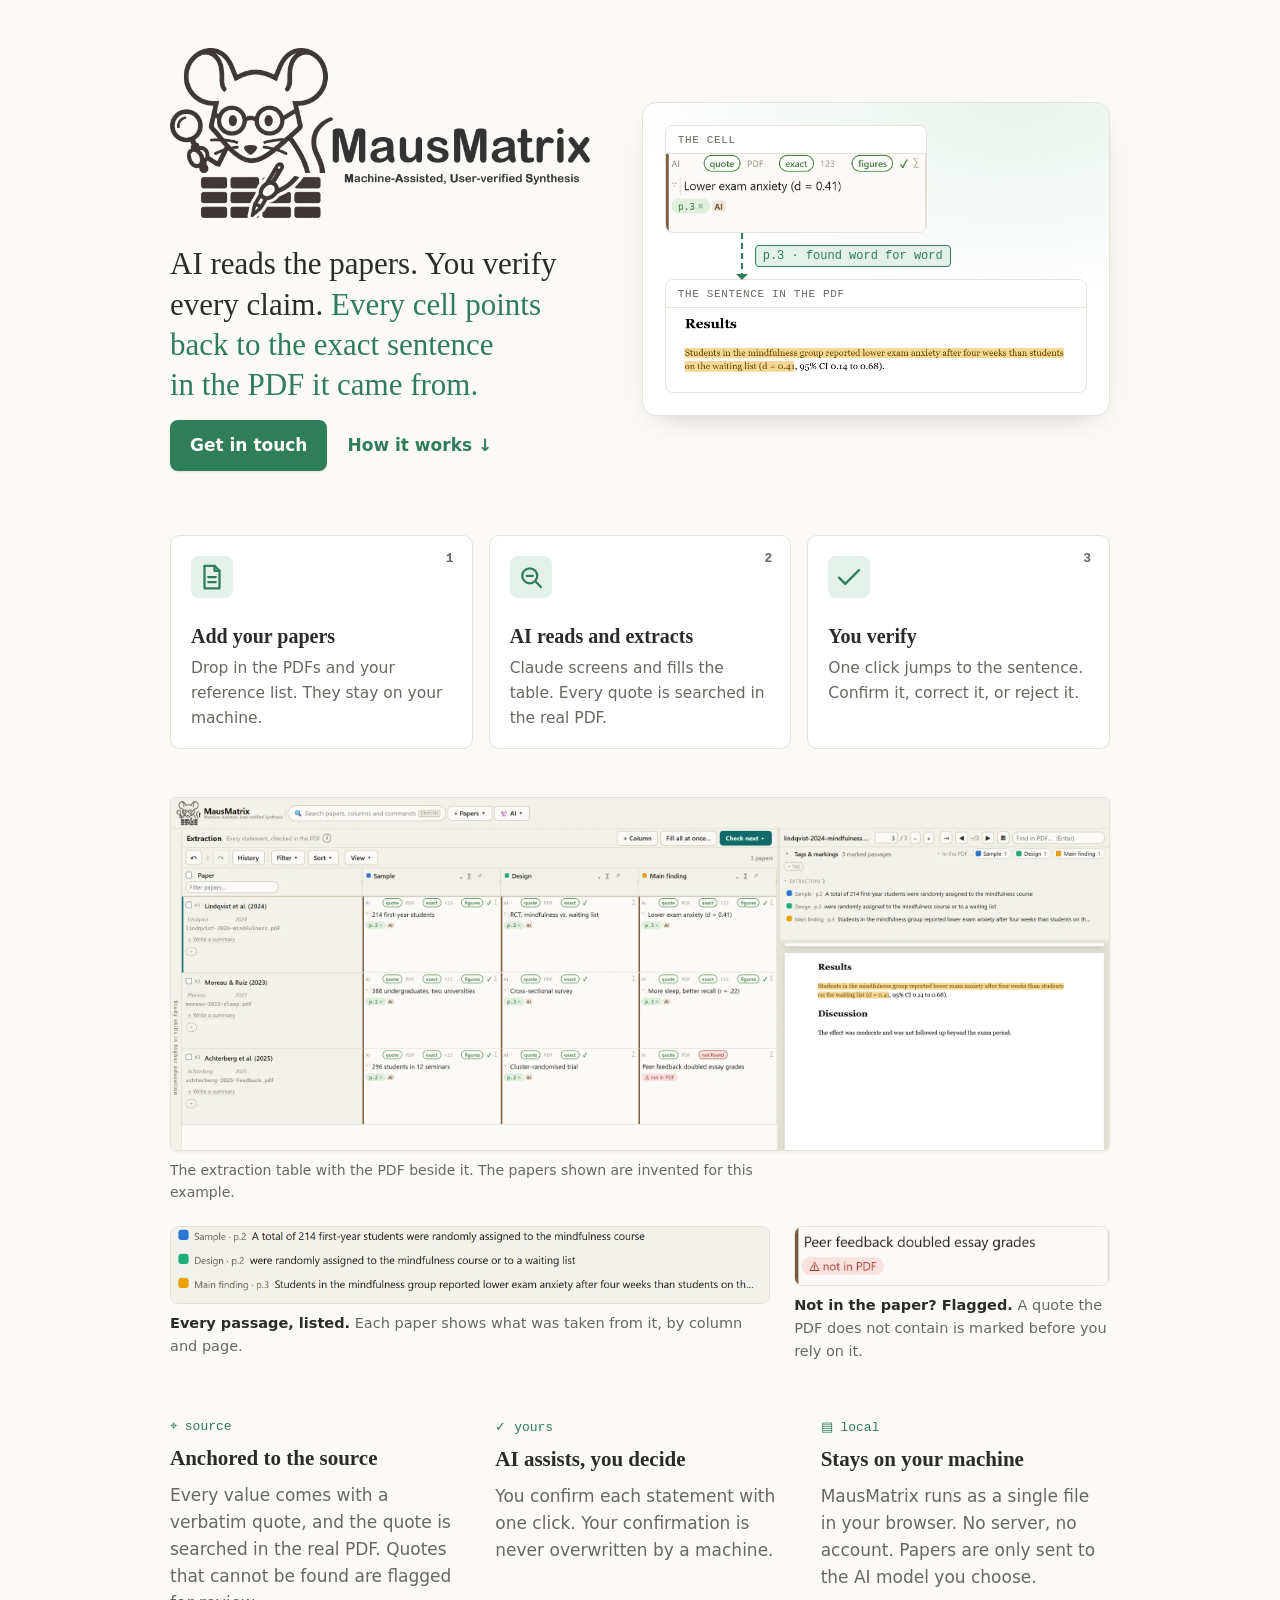
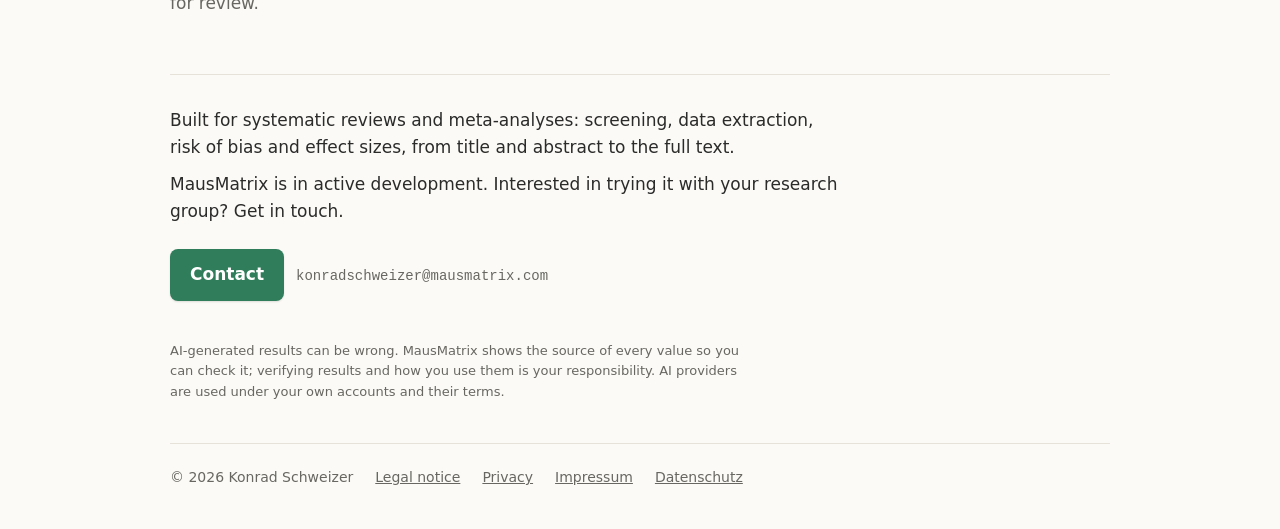
<file: index.html>
<!doctype html>
<html lang="en">
<head>
<meta charset="utf-8">
<meta name="viewport" content="width=device-width, initial-scale=1">
<title>MausMatrix</title>
<meta name="description" content="MausMatrix: Machine-Assisted, User-Verified Syntheses. AI reads the papers, you verify every claim, and every cell points back to the sentence in the PDF it came from.">
<link rel="icon" type="image/png" href="favicon.png">
<link rel="stylesheet" href="style.css">
</head>
<body>
<div class="wrap">
  <section class="hero">
    <div class="hero-text">
      <img class="logo" src="logo.png" width="1400" height="568" alt="MausMatrix: Machine-Assisted, User-Verified Syntheses">
      <p class="lead">AI reads the papers. You verify every claim. <em>Every cell points back to the exact sentence in the PDF it came from.</em></p>
      <div class="cta"><a class="contact" href="mailto:konradschweizer@mausmatrix.com">Get in touch</a><a class="more" href="#how">How it works</a></div>
    </div>

    <figure class="trace" aria-label="A table cell and the sentence it came from">
      <div class="tcard">
        <span class="tlabel">The cell</span>
        <picture><source srcset="d-cellh-dark.webp" media="(prefers-color-scheme: dark)"><img src="d-cellh-light.webp" width="849" height="252" alt="A table cell reading: Lower exam anxiety (d = 0.41), with the chips quote, exact and figures ticked and a page chip p.3."></picture>
      </div>
      <div class="link" aria-hidden="true"><span>p.3 · found word for word</span></div>
      <div class="tcard page">
        <span class="tlabel">The sentence in the PDF</span>
        <picture><source srcset="d-pdf-dark.webp" media="(prefers-color-scheme: dark)"><img src="d-pdf-light.webp" width="1560" height="258" alt="The PDF page with the sentence highlighted: Students in the mindfulness group reported lower exam anxiety after four weeks than students on the waiting list (d = 0.41, 95% CI 0.14 to 0.68)."></picture>
      </div>
    </figure>
  </section>

  <main>
    <section class="steps" id="how" aria-label="How it works">
      <div class="step">
        <span class="num">1</span>
        <svg viewBox="0 0 24 24" aria-hidden="true"><path d="M6 3h8l4 4v14H6z"/><path d="M14 3v4h4"/><path d="M9 12h6M9 16h6"/></svg>
        <h2>Add your papers</h2>
        <p>Drop in the PDFs and your reference list. They stay on your machine.</p>
      </div>
      <div class="step">
        <span class="num">2</span>
        <svg viewBox="0 0 24 24" aria-hidden="true"><circle cx="11" cy="11" r="6"/><path d="M20 20l-4.5-4.5"/><path d="M8.5 11h5"/></svg>
        <h2>AI reads and extracts</h2>
        <p>Claude screens and fills the table. Every quote is searched in the real PDF.</p>
      </div>
      <div class="step">
        <span class="num">3</span>
        <svg viewBox="0 0 24 24" aria-hidden="true"><path d="M4 12.5l5 5L20 6.5"/></svg>
        <h2>You verify</h2>
        <p>One click jumps to the sentence. Confirm it, correct it, or reject it.</p>
      </div>
    </section>

    <figure class="shot">
      <a href="screenshot-light.webp" title="Open full size"><picture>
        <source srcset="screenshot-dark.webp" media="(prefers-color-scheme: dark)">
        <img src="screenshot-light.webp" width="2400" height="900" loading="lazy" alt="The MausMatrix extraction table: three papers, columns Sample, Design and Main finding. Each cell has a page chip linking to the sentence it came from; the PDF beside it shows that sentence highlighted. One cell is flagged: its quote is not in the PDF.">
      </picture></a>
      <figcaption>The extraction table with the PDF beside it. The papers shown are invented for this example.</figcaption>
    </figure>

    <section class="details" aria-label="Details">
      <figure>
        <picture><source srcset="d-list-dark.webp" media="(prefers-color-scheme: dark)"><img src="d-list-light.webp" width="1938" height="246" loading="lazy" alt="The marked passages of one paper, each with its column and page: Sample p.2, Design p.2, Main finding p.3."></picture>
        <figcaption><b>Every passage, listed.</b> Each paper shows what was taken from it, by column and page.</figcaption>
      </figure>
      <figure>
        <picture><source srcset="d-flag-dark.webp" media="(prefers-color-scheme: dark)"><img src="d-flag-light.webp" width="849" height="156" loading="lazy" alt="A cell flagged: not in PDF."></picture>
        <figcaption><b>Not in the paper? Flagged.</b> A quote the PDF does not contain is marked before you rely on it.</figcaption>
      </figure>
    </section>

    <section class="points">
      <div>
        <span class="mark">⌖ source</span>
        <h2>Anchored to the source</h2>
        <p>Every value comes with a verbatim quote, and the quote is searched in the real PDF. Quotes that cannot be found are flagged for review.</p>
      </div>
      <div>
        <span class="mark">✓ yours</span>
        <h2>AI assists, you decide</h2>
        <p>You confirm each statement with one click. Your confirmation is never overwritten by a machine.</p>
      </div>
      <div>
        <span class="mark">▤ local</span>
        <h2>Stays on your machine</h2>
        <p>MausMatrix runs as a single file in your browser. No server, no account. Papers are only sent to the AI model you choose.</p>
      </div>
    </section>

    <section class="for">
      <p>Built for systematic reviews and meta-analyses: screening, data extraction, risk of bias and effect sizes, from title and abstract to the full text.</p>
      <p>MausMatrix is in active development. Interested in trying it with your research group? Get in touch.</p>
      <div><a class="contact" href="mailto:konradschweizer@mausmatrix.com">Contact</a><span class="mail">konradschweizer@mausmatrix.com</span></div>
    </section>

    <p class="fine">AI-generated results can be wrong. MausMatrix shows the source of every value so you can check it; verifying results and how you use them is your responsibility. AI providers are used under your own accounts and their terms.</p>
  </main>

  <footer>
    <span>© 2026 Konrad Schweizer</span>
    <a href="legal-notice.html">Legal notice</a>
    <a href="privacy.html">Privacy</a>
    <a href="impressum.html" lang="de">Impressum</a>
    <a href="datenschutz.html" lang="de">Datenschutz</a>
  </footer>
</div>
</body>
</html>
</file>
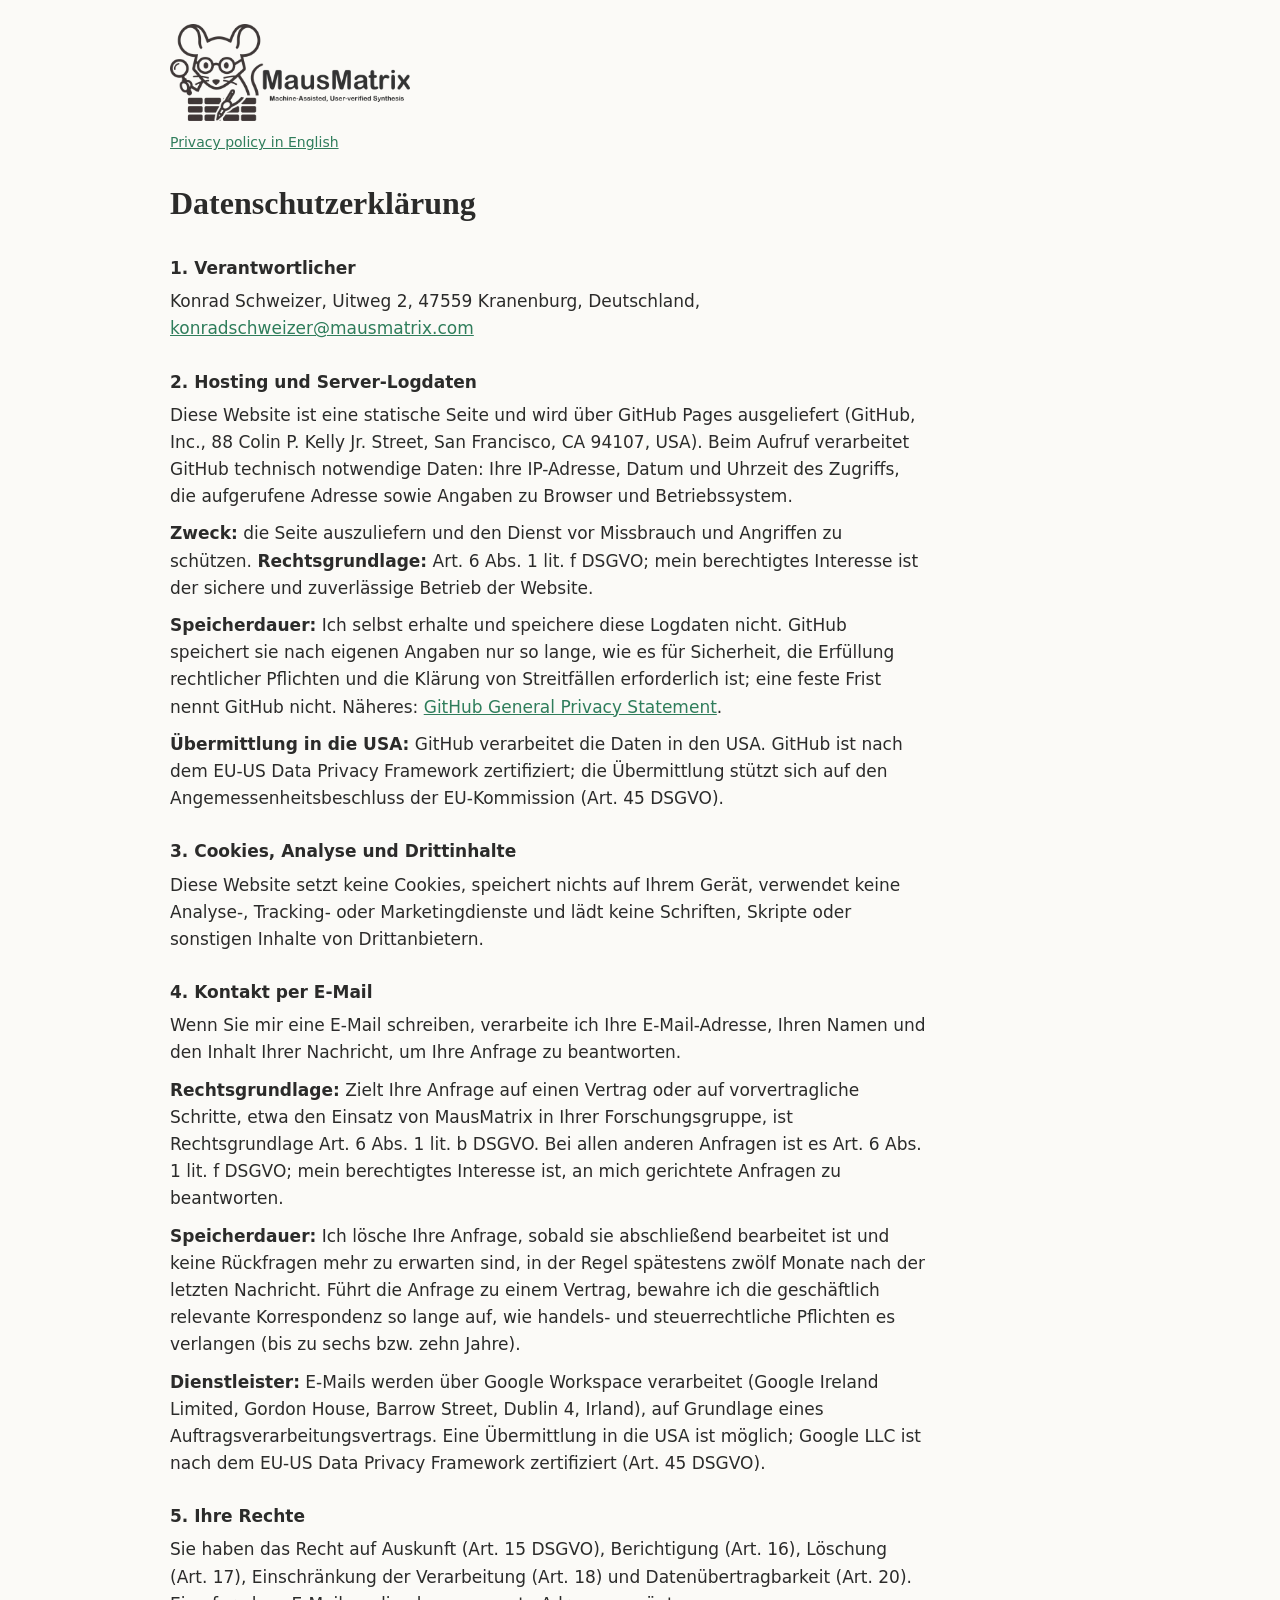
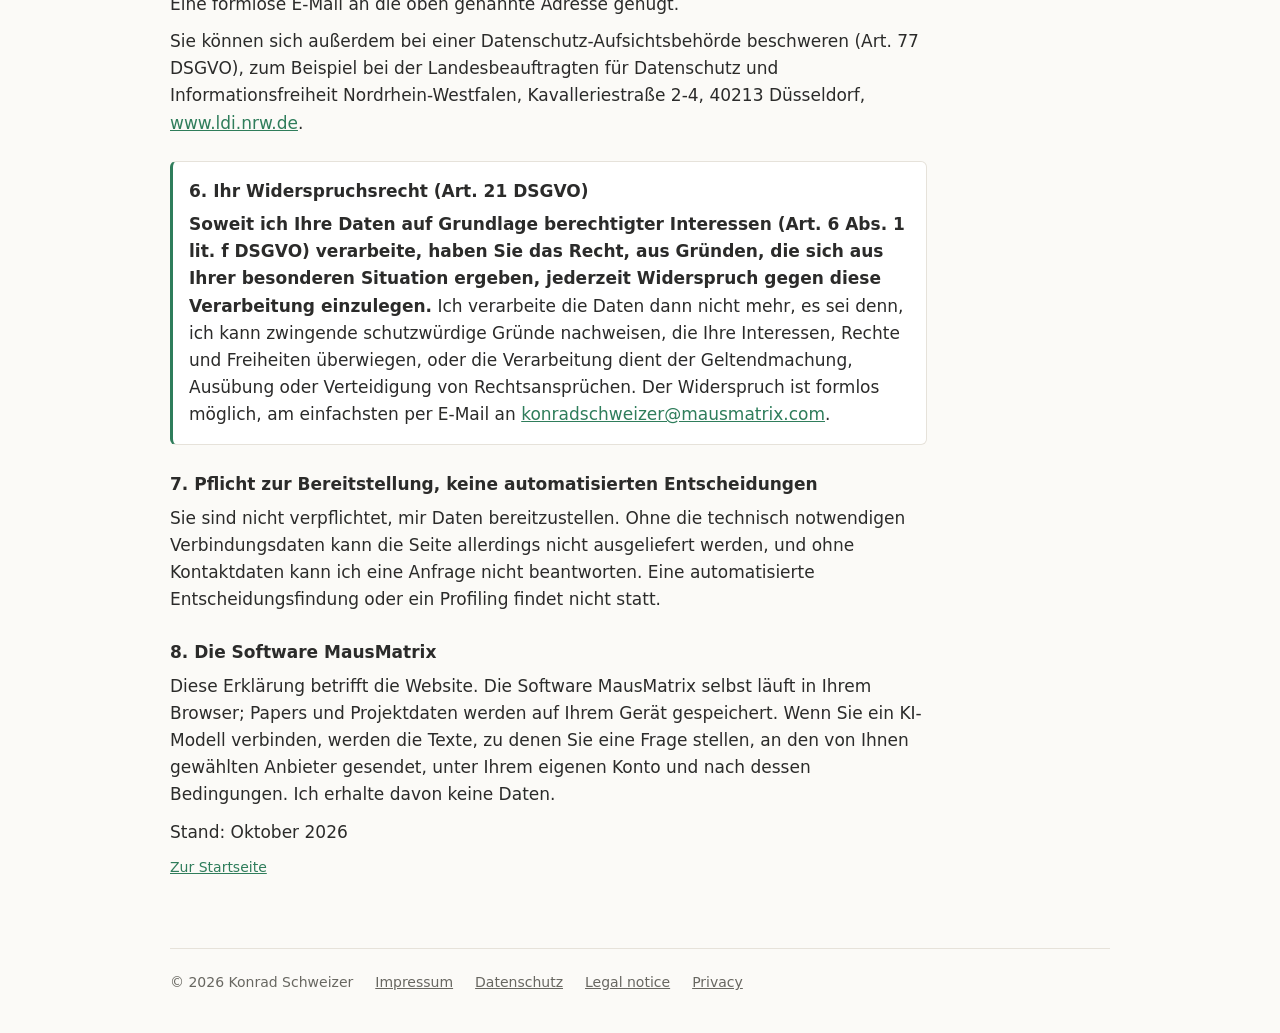
<file: datenschutz.html>
<!doctype html>
<html lang="de">
<head>
<meta charset="utf-8">
<meta name="viewport" content="width=device-width, initial-scale=1">
<title>Datenschutz · MausMatrix</title>
<link rel="icon" type="image/png" href="favicon.png">
<link rel="stylesheet" href="style.css">
</head>
<body>
<div class="wrap">
  <header class="site small"><a href="./"><img src="logo.png" width="1400" height="568" alt="MausMatrix, zur Startseite"></a></header>
  <main class="legal">
    <p class="lang" lang="en"><a href="privacy.html">Privacy policy in English</a></p>
    <h1>Datenschutzerklärung</h1>

    <h2>1. Verantwortlicher</h2>
    <p>Konrad Schweizer, Uitweg 2, 47559 Kranenburg, Deutschland, <a href="mailto:konradschweizer@mausmatrix.com">konradschweizer@mausmatrix.com</a></p>

    <h2>2. Hosting und Server-Logdaten</h2>
    <p>Diese Website ist eine statische Seite und wird über GitHub Pages ausgeliefert (GitHub, Inc., 88 Colin P. Kelly Jr. Street, San Francisco, CA 94107, USA). Beim Aufruf verarbeitet GitHub technisch notwendige Daten: Ihre IP-Adresse, Datum und Uhrzeit des Zugriffs, die aufgerufene Adresse sowie Angaben zu Browser und Betriebssystem.</p>
    <p><strong>Zweck:</strong> die Seite auszuliefern und den Dienst vor Missbrauch und Angriffen zu schützen. <strong>Rechtsgrundlage:</strong> Art. 6 Abs. 1 lit. f DSGVO; mein berechtigtes Interesse ist der sichere und zuverlässige Betrieb der Website.</p>
    <p><strong>Speicherdauer:</strong> Ich selbst erhalte und speichere diese Logdaten nicht. GitHub speichert sie nach eigenen Angaben nur so lange, wie es für Sicherheit, die Erfüllung rechtlicher Pflichten und die Klärung von Streitfällen erforderlich ist; eine feste Frist nennt GitHub nicht. Näheres: <a href="https://docs.github.com/en/site-policy/privacy-policies/github-general-privacy-statement">GitHub General Privacy Statement</a>.</p>
    <p><strong>Übermittlung in die USA:</strong> GitHub verarbeitet die Daten in den USA. GitHub ist nach dem EU-US Data Privacy Framework zertifiziert; die Übermittlung stützt sich auf den Angemessenheitsbeschluss der EU-Kommission (Art. 45 DSGVO).</p>

    <h2>3. Cookies, Analyse und Drittinhalte</h2>
    <p>Diese Website setzt keine Cookies, speichert nichts auf Ihrem Gerät, verwendet keine Analyse-, Tracking- oder Marketingdienste und lädt keine Schriften, Skripte oder sonstigen Inhalte von Drittanbietern.</p>

    <h2>4. Kontakt per E-Mail</h2>
    <p>Wenn Sie mir eine E-Mail schreiben, verarbeite ich Ihre E-Mail-Adresse, Ihren Namen und den Inhalt Ihrer Nachricht, um Ihre Anfrage zu beantworten.</p>
    <p><strong>Rechtsgrundlage:</strong> Zielt Ihre Anfrage auf einen Vertrag oder auf vorvertragliche Schritte, etwa den Einsatz von MausMatrix in Ihrer Forschungsgruppe, ist Rechtsgrundlage Art. 6 Abs. 1 lit. b DSGVO. Bei allen anderen Anfragen ist es Art. 6 Abs. 1 lit. f DSGVO; mein berechtigtes Interesse ist, an mich gerichtete Anfragen zu beantworten.</p>
    <p><strong>Speicherdauer:</strong> Ich lösche Ihre Anfrage, sobald sie abschließend bearbeitet ist und keine Rückfragen mehr zu erwarten sind, in der Regel spätestens zwölf Monate nach der letzten Nachricht. Führt die Anfrage zu einem Vertrag, bewahre ich die geschäftlich relevante Korrespondenz so lange auf, wie handels- und steuerrechtliche Pflichten es verlangen (bis zu sechs bzw. zehn Jahre).</p>
    <p><strong>Dienstleister:</strong> E-Mails werden über Google Workspace verarbeitet (Google Ireland Limited, Gordon House, Barrow Street, Dublin 4, Irland), auf Grundlage eines Auftragsverarbeitungsvertrags. Eine Übermittlung in die USA ist möglich; Google LLC ist nach dem EU-US Data Privacy Framework zertifiziert (Art. 45 DSGVO).</p>

    <h2>5. Ihre Rechte</h2>
    <p>Sie haben das Recht auf Auskunft (Art. 15 DSGVO), Berichtigung (Art. 16), Löschung (Art. 17), Einschränkung der Verarbeitung (Art. 18) und Datenübertragbarkeit (Art. 20). Eine formlose E-Mail an die oben genannte Adresse genügt.</p>
    <p>Sie können sich außerdem bei einer Datenschutz-Aufsichtsbehörde beschweren (Art. 77 DSGVO), zum Beispiel bei der Landesbeauftragten für Datenschutz und Informationsfreiheit Nordrhein-Westfalen, Kavalleriestraße 2-4, 40213 Düsseldorf, <a href="https://www.ldi.nrw.de">www.ldi.nrw.de</a>.</p>

    <div class="notice">
      <h2>6. Ihr Widerspruchsrecht (Art. 21 DSGVO)</h2>
      <p><strong>Soweit ich Ihre Daten auf Grundlage berechtigter Interessen (Art. 6 Abs. 1 lit. f DSGVO) verarbeite, haben Sie das Recht, aus Gründen, die sich aus Ihrer besonderen Situation ergeben, jederzeit Widerspruch gegen diese Verarbeitung einzulegen.</strong> Ich verarbeite die Daten dann nicht mehr, es sei denn, ich kann zwingende schutzwürdige Gründe nachweisen, die Ihre Interessen, Rechte und Freiheiten überwiegen, oder die Verarbeitung dient der Geltendmachung, Ausübung oder Verteidigung von Rechtsansprüchen. Der Widerspruch ist formlos möglich, am einfachsten per E-Mail an <a href="mailto:konradschweizer@mausmatrix.com">konradschweizer@mausmatrix.com</a>.</p>
    </div>

    <h2>7. Pflicht zur Bereitstellung, keine automatisierten Entscheidungen</h2>
    <p>Sie sind nicht verpflichtet, mir Daten bereitzustellen. Ohne die technisch notwendigen Verbindungsdaten kann die Seite allerdings nicht ausgeliefert werden, und ohne Kontaktdaten kann ich eine Anfrage nicht beantworten. Eine automatisierte Entscheidungsfindung oder ein Profiling findet nicht statt.</p>

    <h2>8. Die Software MausMatrix</h2>
    <p>Diese Erklärung betrifft die Website. Die Software MausMatrix selbst läuft in Ihrem Browser; Papers und Projektdaten werden auf Ihrem Gerät gespeichert. Wenn Sie ein KI-Modell verbinden, werden die Texte, zu denen Sie eine Frage stellen, an den von Ihnen gewählten Anbieter gesendet, unter Ihrem eigenen Konto und nach dessen Bedingungen. Ich erhalte davon keine Daten.</p>

    <p>Stand: Oktober 2026</p>
    <p class="back"><a href="./">Zur Startseite</a></p>
  </main>
  <footer><span>© 2026 Konrad Schweizer</span><a href="impressum.html">Impressum</a><a href="datenschutz.html">Datenschutz</a><a href="legal-notice.html" lang="en">Legal notice</a><a href="privacy.html" lang="en">Privacy</a></footer>
</div>
</body>
</html>
</file>
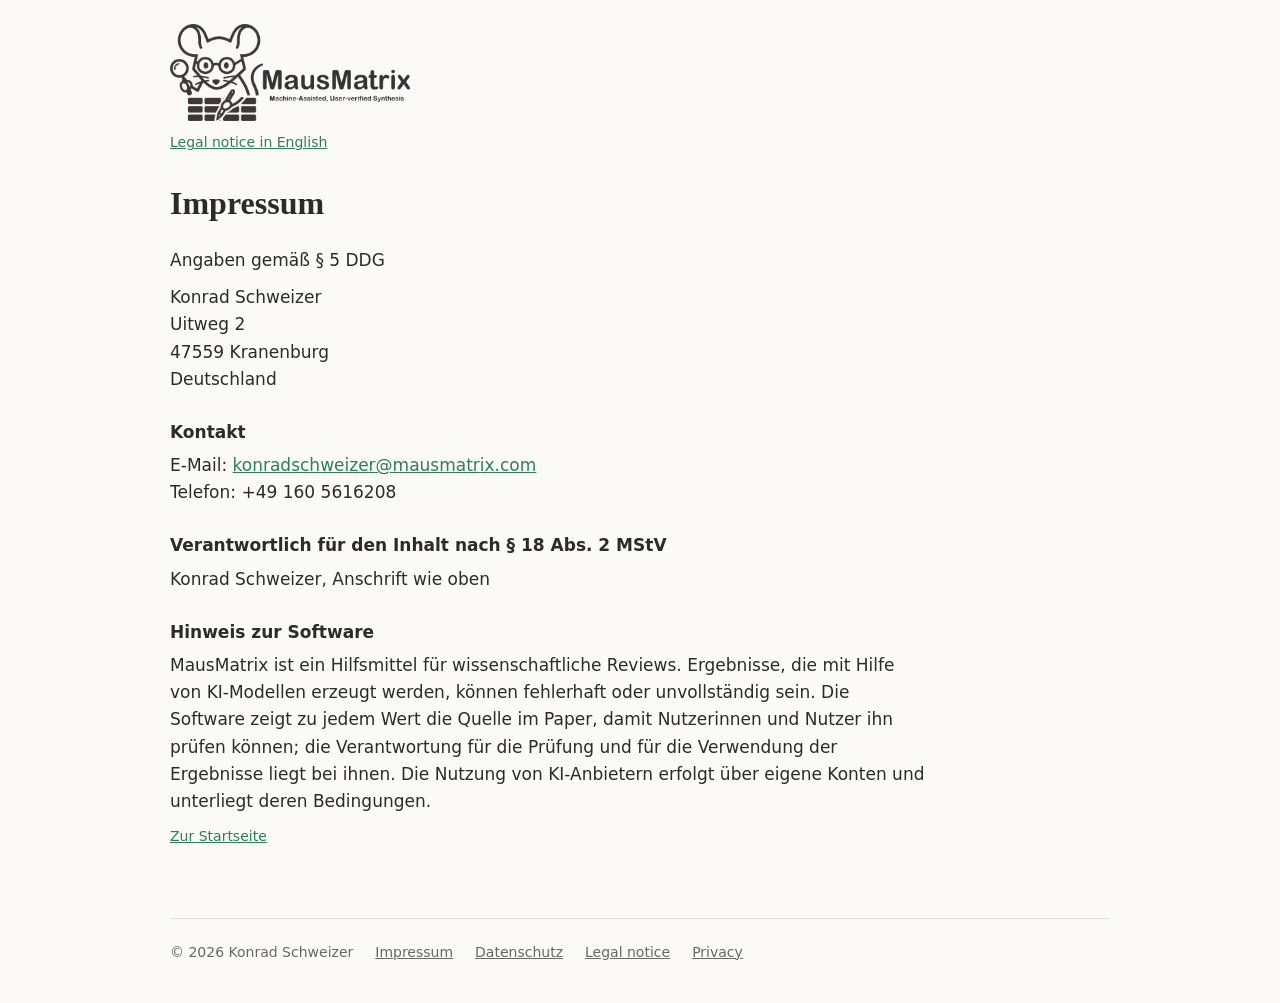
<file: impressum.html>
<!doctype html>
<html lang="de">
<head>
<meta charset="utf-8">
<meta name="viewport" content="width=device-width, initial-scale=1">
<title>Impressum · MausMatrix</title>
<link rel="icon" type="image/png" href="favicon.png">
<link rel="stylesheet" href="style.css">
</head>
<body>
<div class="wrap">
  <header class="site small"><a href="./"><img src="logo.png" width="1400" height="568" alt="MausMatrix, zur Startseite"></a></header>
  <main class="legal">
    <p class="lang" lang="en"><a href="legal-notice.html">Legal notice in English</a></p>
    <h1>Impressum</h1>
    <p>Angaben gemäß § 5 DDG</p>
    <p>Konrad Schweizer<br>Uitweg 2<br>47559 Kranenburg<br>Deutschland</p>

    <h2>Kontakt</h2>
    <p>E-Mail: <a href="mailto:konradschweizer@mausmatrix.com">konradschweizer@mausmatrix.com</a><br>Telefon: +49 160 5616208</p>

    <h2>Verantwortlich für den Inhalt nach § 18 Abs. 2 MStV</h2>
    <p>Konrad Schweizer, Anschrift wie oben</p>

    <h2>Hinweis zur Software</h2>
    <p>MausMatrix ist ein Hilfsmittel für wissenschaftliche Reviews. Ergebnisse, die mit Hilfe von KI-Modellen erzeugt werden, können fehlerhaft oder unvollständig sein. Die Software zeigt zu jedem Wert die Quelle im Paper, damit Nutzerinnen und Nutzer ihn prüfen können; die Verantwortung für die Prüfung und für die Verwendung der Ergebnisse liegt bei ihnen. Die Nutzung von KI-Anbietern erfolgt über eigene Konten und unterliegt deren Bedingungen.</p>
    <p class="back"><a href="./">Zur Startseite</a></p>
  </main>
  <footer><span>© 2026 Konrad Schweizer</span><a href="impressum.html">Impressum</a><a href="datenschutz.html">Datenschutz</a><a href="legal-notice.html" lang="en">Legal notice</a><a href="privacy.html" lang="en">Privacy</a></footer>
</div>
</body>
</html>
</file>
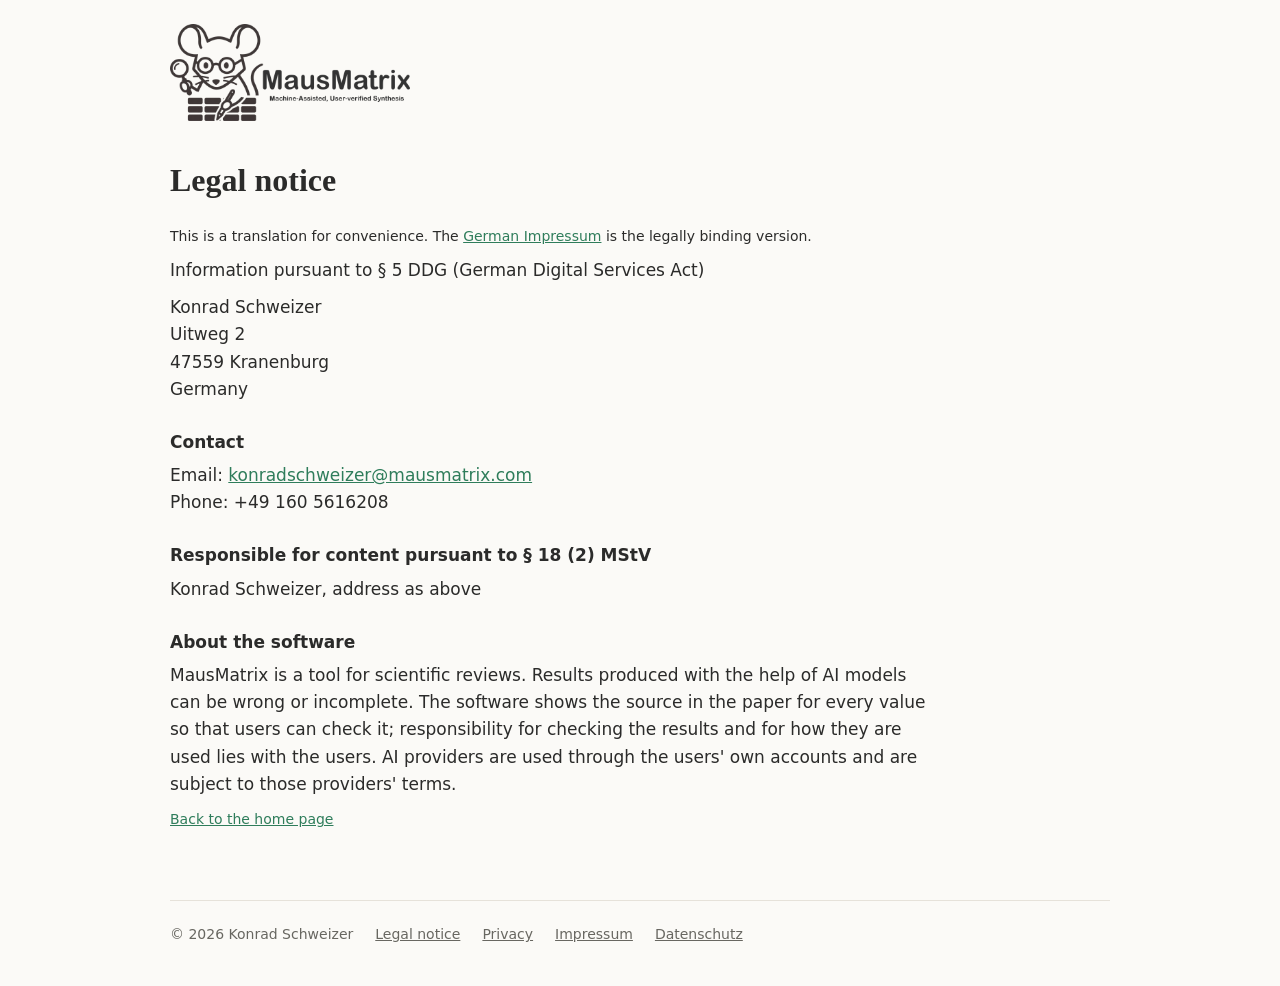
<file: legal-notice.html>
<!doctype html>
<html lang="en">
<head>
<meta charset="utf-8">
<meta name="viewport" content="width=device-width, initial-scale=1">
<title>Legal notice · MausMatrix</title>
<link rel="icon" type="image/png" href="favicon.png">
<link rel="stylesheet" href="style.css">
</head>
<body>
<div class="wrap">
  <header class="site small"><a href="./"><img src="logo.png" width="1400" height="568" alt="MausMatrix, to the home page"></a></header>
  <main class="legal">
    <h1>Legal notice</h1>
    <p class="lang">This is a translation for convenience. The <a href="impressum.html" lang="de">German Impressum</a> is the legally binding version.</p>
    <p>Information pursuant to § 5 DDG (German Digital Services Act)</p>
    <p>Konrad Schweizer<br>Uitweg 2<br>47559 Kranenburg<br>Germany</p>

    <h2>Contact</h2>
    <p>Email: <a href="mailto:konradschweizer@mausmatrix.com">konradschweizer@mausmatrix.com</a><br>Phone: +49 160 5616208</p>

    <h2>Responsible for content pursuant to § 18 (2) MStV</h2>
    <p>Konrad Schweizer, address as above</p>

    <h2>About the software</h2>
    <p>MausMatrix is a tool for scientific reviews. Results produced with the help of AI models can be wrong or incomplete. The software shows the source in the paper for every value so that users can check it; responsibility for checking the results and for how they are used lies with the users. AI providers are used through the users' own accounts and are subject to those providers' terms.</p>
    <p class="back"><a href="./">Back to the home page</a></p>
  </main>
  <footer><span>© 2026 Konrad Schweizer</span><a href="legal-notice.html">Legal notice</a><a href="privacy.html">Privacy</a><a href="impressum.html" lang="de">Impressum</a><a href="datenschutz.html" lang="de">Datenschutz</a></footer>
</div>
</body>
</html>
</file>
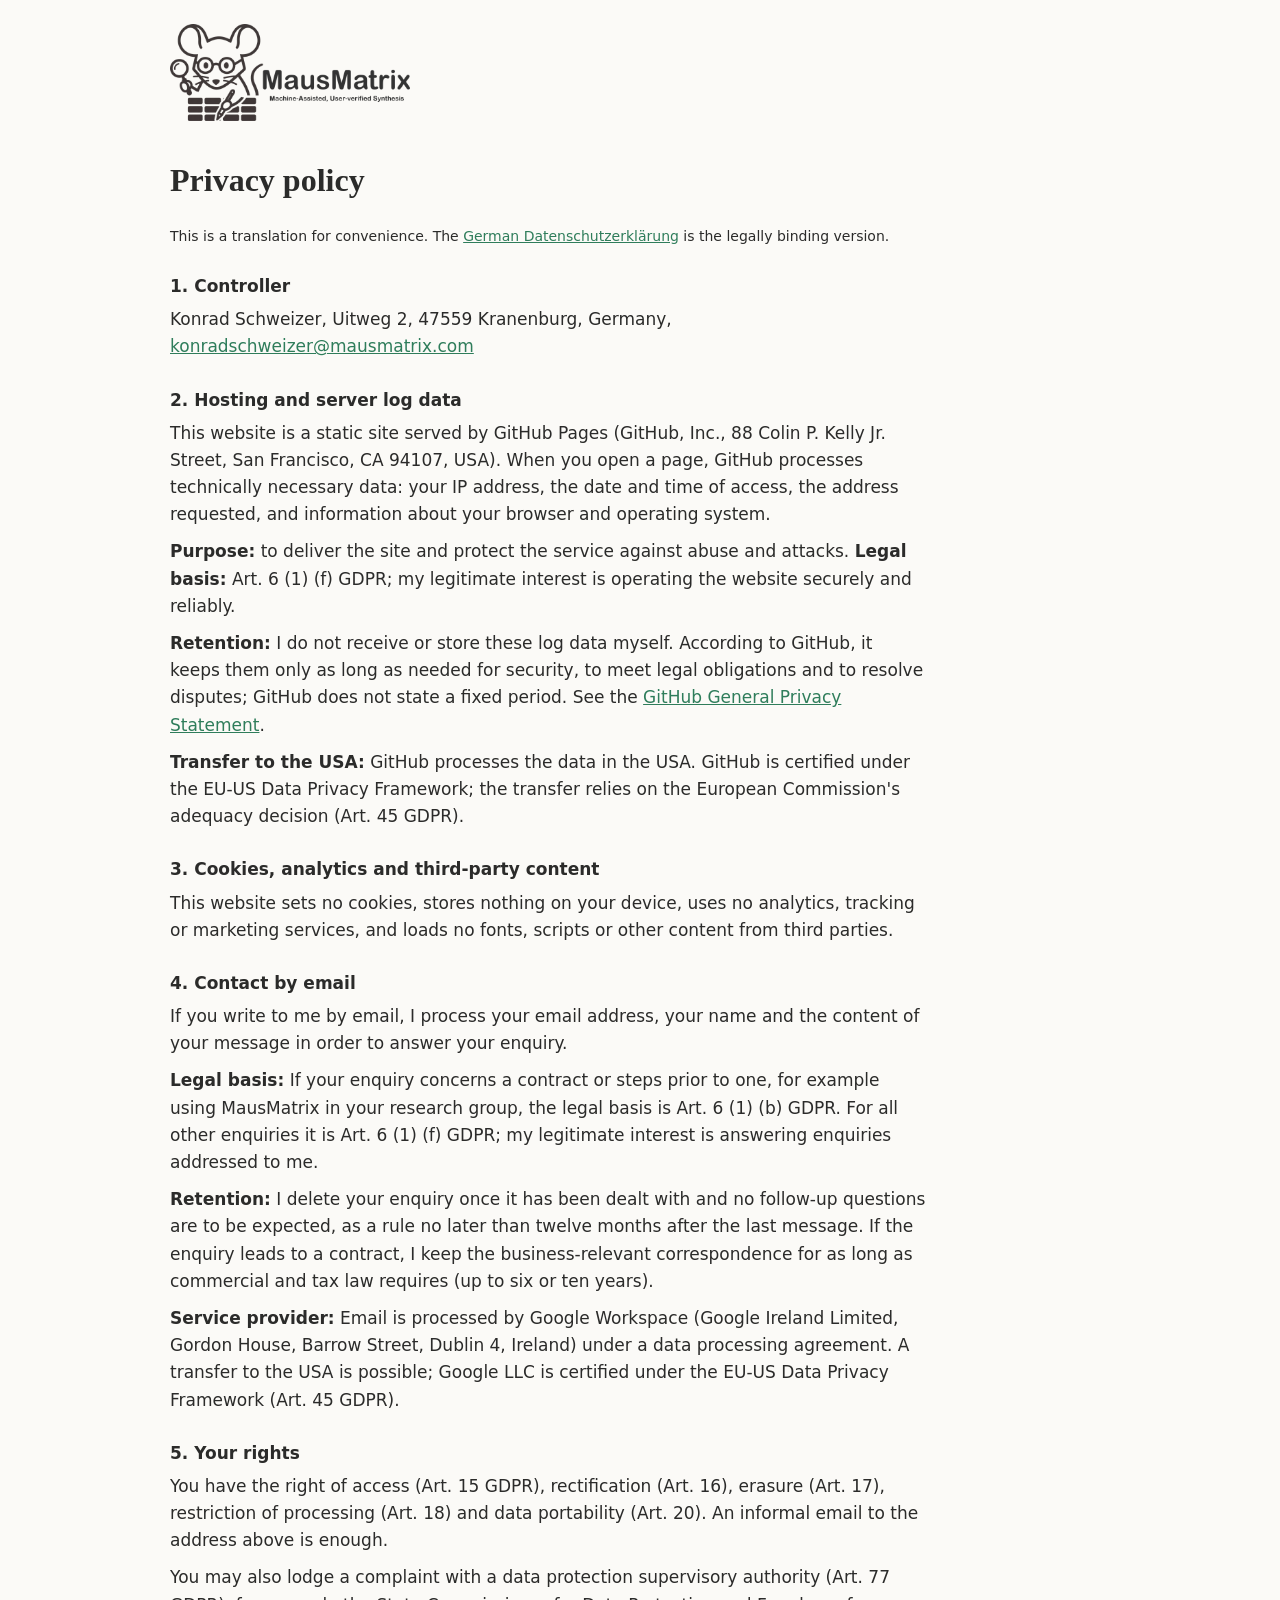
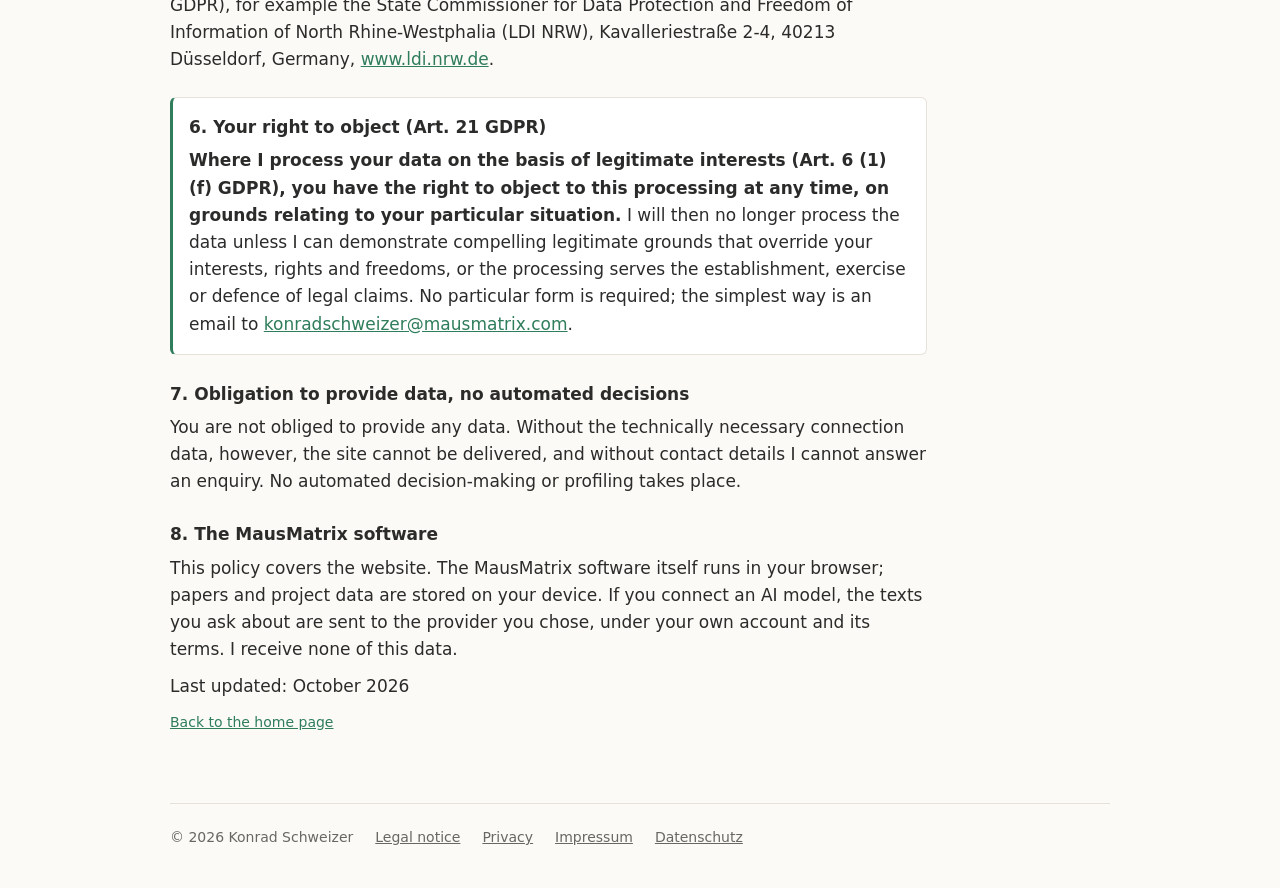
<file: privacy.html>
<!doctype html>
<html lang="en">
<head>
<meta charset="utf-8">
<meta name="viewport" content="width=device-width, initial-scale=1">
<title>Privacy · MausMatrix</title>
<link rel="icon" type="image/png" href="favicon.png">
<link rel="stylesheet" href="style.css">
</head>
<body>
<div class="wrap">
  <header class="site small"><a href="./"><img src="logo.png" width="1400" height="568" alt="MausMatrix, to the home page"></a></header>
  <main class="legal">
    <h1>Privacy policy</h1>
    <p class="lang">This is a translation for convenience. The <a href="datenschutz.html" lang="de">German Datenschutzerklärung</a> is the legally binding version.</p>

    <h2>1. Controller</h2>
    <p>Konrad Schweizer, Uitweg 2, 47559 Kranenburg, Germany, <a href="mailto:konradschweizer@mausmatrix.com">konradschweizer@mausmatrix.com</a></p>

    <h2>2. Hosting and server log data</h2>
    <p>This website is a static site served by GitHub Pages (GitHub, Inc., 88 Colin P. Kelly Jr. Street, San Francisco, CA 94107, USA). When you open a page, GitHub processes technically necessary data: your IP address, the date and time of access, the address requested, and information about your browser and operating system.</p>
    <p><strong>Purpose:</strong> to deliver the site and protect the service against abuse and attacks. <strong>Legal basis:</strong> Art. 6 (1) (f) GDPR; my legitimate interest is operating the website securely and reliably.</p>
    <p><strong>Retention:</strong> I do not receive or store these log data myself. According to GitHub, it keeps them only as long as needed for security, to meet legal obligations and to resolve disputes; GitHub does not state a fixed period. See the <a href="https://docs.github.com/en/site-policy/privacy-policies/github-general-privacy-statement">GitHub General Privacy Statement</a>.</p>
    <p><strong>Transfer to the USA:</strong> GitHub processes the data in the USA. GitHub is certified under the EU-US Data Privacy Framework; the transfer relies on the European Commission's adequacy decision (Art. 45 GDPR).</p>

    <h2>3. Cookies, analytics and third-party content</h2>
    <p>This website sets no cookies, stores nothing on your device, uses no analytics, tracking or marketing services, and loads no fonts, scripts or other content from third parties.</p>

    <h2>4. Contact by email</h2>
    <p>If you write to me by email, I process your email address, your name and the content of your message in order to answer your enquiry.</p>
    <p><strong>Legal basis:</strong> If your enquiry concerns a contract or steps prior to one, for example using MausMatrix in your research group, the legal basis is Art. 6 (1) (b) GDPR. For all other enquiries it is Art. 6 (1) (f) GDPR; my legitimate interest is answering enquiries addressed to me.</p>
    <p><strong>Retention:</strong> I delete your enquiry once it has been dealt with and no follow-up questions are to be expected, as a rule no later than twelve months after the last message. If the enquiry leads to a contract, I keep the business-relevant correspondence for as long as commercial and tax law requires (up to six or ten years).</p>
    <p><strong>Service provider:</strong> Email is processed by Google Workspace (Google Ireland Limited, Gordon House, Barrow Street, Dublin 4, Ireland) under a data processing agreement. A transfer to the USA is possible; Google LLC is certified under the EU-US Data Privacy Framework (Art. 45 GDPR).</p>

    <h2>5. Your rights</h2>
    <p>You have the right of access (Art. 15 GDPR), rectification (Art. 16), erasure (Art. 17), restriction of processing (Art. 18) and data portability (Art. 20). An informal email to the address above is enough.</p>
    <p>You may also lodge a complaint with a data protection supervisory authority (Art. 77 GDPR), for example the State Commissioner for Data Protection and Freedom of Information of North Rhine-Westphalia (LDI NRW), Kavalleriestraße 2-4, 40213 Düsseldorf, Germany, <a href="https://www.ldi.nrw.de">www.ldi.nrw.de</a>.</p>

    <div class="notice">
      <h2>6. Your right to object (Art. 21 GDPR)</h2>
      <p><strong>Where I process your data on the basis of legitimate interests (Art. 6 (1) (f) GDPR), you have the right to object to this processing at any time, on grounds relating to your particular situation.</strong> I will then no longer process the data unless I can demonstrate compelling legitimate grounds that override your interests, rights and freedoms, or the processing serves the establishment, exercise or defence of legal claims. No particular form is required; the simplest way is an email to <a href="mailto:konradschweizer@mausmatrix.com">konradschweizer@mausmatrix.com</a>.</p>
    </div>

    <h2>7. Obligation to provide data, no automated decisions</h2>
    <p>You are not obliged to provide any data. Without the technically necessary connection data, however, the site cannot be delivered, and without contact details I cannot answer an enquiry. No automated decision-making or profiling takes place.</p>

    <h2>8. The MausMatrix software</h2>
    <p>This policy covers the website. The MausMatrix software itself runs in your browser; papers and project data are stored on your device. If you connect an AI model, the texts you ask about are sent to the provider you chose, under your own account and its terms. I receive none of this data.</p>

    <p>Last updated: October 2026</p>
    <p class="back"><a href="./">Back to the home page</a></p>
  </main>
  <footer><span>© 2026 Konrad Schweizer</span><a href="legal-notice.html">Legal notice</a><a href="privacy.html">Privacy</a><a href="impressum.html" lang="de">Impressum</a><a href="datenschutz.html" lang="de">Datenschutz</a></footer>
</div>
</body>
</html>
</file>
<file: style.css>
:root{
  color-scheme: light;
  --ground:#fbfaf7; --card:#ffffff; --ink:#2b2b2a; --muted:#686761; --line:#e6e2da;
  --found:#2f7d5b; --found-soft:#e4f1ea; --part:#a86b12; --part-soft:#f7ecd8; --miss:#b4442f; --miss-soft:#f8e3de;
  --accent:#2f7d5b; --on-accent:#ffffff; --logo-filter:none; --glow:#e9f3ed;
  --serif:"Iowan Old Style","Palatino Linotype",Palatino,Georgia,serif;
  --sans:system-ui,-apple-system,"Segoe UI",Roboto,"Helvetica Neue",Arial,sans-serif;
  --mono:ui-monospace,"Cascadia Mono",Consolas,Menlo,monospace;
}
@media (prefers-color-scheme: dark){
  :root{
    color-scheme: dark;
    --ground:#161615; --card:#1f1f1d; --ink:#e9e7e2; --muted:#a3a19a; --line:#34332f;
    --found:#6fc79c; --found-soft:#1d3229; --part:#e3b260; --part-soft:#3a2f1c; --miss:#ee917d; --miss-soft:#3b231e;
    --on-accent:#10251b; --glow:#1b2a23; --accent:#6fc79c; --logo-filter:invert(.93) brightness(1.05);
  }
}
*{box-sizing:border-box}
html{-webkit-text-size-adjust:100%}
body{margin:0;background:var(--ground);color:var(--ink);font:17px/1.6 var(--sans)}
a{color:var(--accent)}
a:focus-visible{outline:2px solid var(--accent);outline-offset:3px;border-radius:2px}
.wrap{max-width:980px;margin:0 auto;padding-inline:20px}
header.site{padding-block:44px 8px}
header.site img{display:block;width:min(560px,100%);height:auto;filter:var(--logo-filter)}
header.small{padding-block:24px 0}
header.small img{width:min(240px,60%)}
.lead{font-family:var(--serif);font-size:clamp(24px,3.4vw,34px);line-height:1.3;max-width:24em;margin:34px 0 0;text-wrap:balance}
.lead em{font-style:normal;color:var(--accent)}

/* the specimen: what a checked cell looks like */
.specimen{margin:40px 0 8px;display:grid;gap:12px;grid-template-columns:repeat(auto-fit,minmax(280px,1fr))}
.cell{background:var(--card);border:1px solid var(--line);border-radius:6px;padding:14px 16px;font-size:15px}
.cell .col{font-size:12px;letter-spacing:.06em;text-transform:uppercase;color:var(--muted);display:flex;align-items:center;gap:7px;margin-bottom:6px}
.cell .col i{width:9px;height:9px;border-radius:2px;display:inline-block}
.cell q{display:block;quotes:none;font-family:var(--serif);font-size:16px;line-height:1.45}
.chips{display:flex;flex-wrap:wrap;gap:6px;margin-top:9px}
.chip{font:12px/1 var(--mono);padding:4px 7px;border-radius:4px;border:1px solid currentColor;white-space:nowrap}
.chip.found{color:var(--found);background:var(--found-soft)}
.chip.part{color:var(--part);background:var(--part-soft)}
.chip.miss{color:var(--miss);background:var(--miss-soft)}
.chip.who{color:var(--muted);border-style:dashed}
.caption{font-size:14px;color:var(--muted);margin:0 0 6px}

/* the real screenshot */
.shot{margin:48px 0 0}
.shot img{display:block;width:100%;height:auto;border:1px solid var(--line);border-radius:6px;box-shadow:0 1px 3px rgba(0,0,0,.06)}
.shot figcaption{font-size:14px;color:var(--muted);margin-top:8px;max-width:70ch}
.lang{font-size:14px;margin:0 0 4px}
.points{display:grid;gap:28px 36px;grid-template-columns:repeat(auto-fit,minmax(250px,1fr));margin:56px 0}
.points h2{font-family:var(--serif);font-weight:600;font-size:21px;margin:0 0 6px}
.points p{margin:0;color:var(--muted)}
.points .mark{font:13px var(--mono);color:var(--accent);display:block;margin-bottom:8px}

.for{border-top:1px solid var(--line);padding-block:32px;display:grid;gap:10px}
.for p{margin:0;max-width:62ch}
.contact{display:inline-block;margin-top:14px;padding:12px 20px;border-radius:8px;background:var(--accent);color:var(--on-accent);text-decoration:none;font-weight:600;box-shadow:0 1px 2px rgba(0,0,0,.12)}
.contact:hover{opacity:.9}
.mail{font-family:var(--mono);font-size:14px;color:var(--muted);margin-left:12px;user-select:all}

.fine{font-size:13px;color:var(--muted);max-width:70ch;margin:8px 0 0}
footer{border-top:1px solid var(--line);margin-top:40px;padding-block:22px 40px;font-size:14px;color:var(--muted);display:flex;flex-wrap:wrap;gap:8px 22px}
footer a{color:var(--muted)}

/* legal pages */
.legal{max-width:70ch;padding-block:10px 20px}
.legal h1{font-family:var(--serif);font-size:32px;margin:24px 0 18px}
.legal h2{font-size:17px;margin:26px 0 6px}
.legal p{margin:0 0 10px}
.notice{border:1px solid var(--line);border-left:3px solid var(--accent);background:var(--card);border-radius:6px;padding:2px 16px 6px;margin:24px 0}
.notice h2{margin-top:14px}
.back{font-size:14px}
@media (max-width:520px){ .mail{display:block;margin:10px 0 0} }
@media (prefers-reduced-motion:no-preference){ .contact{transition:opacity .15s} }

/* hero: the claim beside the proof */
.hero{display:grid;gap:36px;align-items:center;padding-block:48px 24px;grid-template-columns:minmax(0,1fr)}
@media (min-width:900px){.hero{grid-template-columns:minmax(0,.95fr) minmax(0,1.05fr);gap:48px}}
.hero .logo{display:block;width:min(420px,100%);height:auto;filter:var(--logo-filter)}
.hero .lead{margin-top:26px;font-size:clamp(24px,3vw,31px)}
.cta{display:flex;flex-wrap:wrap;align-items:center;gap:6px 20px}
.cta .more{margin-top:14px;font-weight:600;text-decoration:none}
.cta .more::after{content:" ↓"}
.trace{margin:0;padding:22px;border-radius:14px;background:radial-gradient(120% 90% at 80% 0%,var(--glow),transparent 70%),var(--card);border:1px solid var(--line);box-shadow:0 10px 30px -18px rgba(0,0,0,.35)}
.tcard{border:1px solid var(--line);border-radius:8px;overflow:hidden;background:var(--ground)}
.tcard img{display:block;width:100%;height:auto}
.tcard.page{background:#fff}
.tcard.page img{padding:10px 14px}
.tlabel{display:block;font:11px/1 var(--mono);letter-spacing:.06em;text-transform:uppercase;color:var(--muted);padding:9px 12px 7px;border-bottom:1px solid var(--line);background:var(--card)}
.trace .tcard:first-child{max-width:62%}
.link{position:relative;height:46px;margin-left:18%}
.link::before{content:"";position:absolute;left:0;top:0;bottom:0;border-left:2px dashed var(--found)}
.link::after{content:"";position:absolute;left:-5px;bottom:-1px;border:6px solid transparent;border-top-color:var(--found);border-bottom:0}
.link span{position:absolute;left:14px;top:50%;transform:translateY(-50%);font:12px/1 var(--mono);color:var(--found);background:var(--found-soft);border:1px solid currentColor;border-radius:4px;padding:4px 7px;white-space:nowrap}

/* three steps */
.steps{display:grid;gap:16px;grid-template-columns:repeat(auto-fit,minmax(240px,1fr));margin:40px 0 0;scroll-margin-top:24px}
.step{position:relative;background:var(--card);border:1px solid var(--line);border-radius:10px;padding:20px 20px 18px}
.step .num{position:absolute;top:16px;right:18px;font:600 13px/1 var(--mono);color:var(--muted)}
.step svg{width:30px;height:30px;padding:6px;border-radius:8px;background:var(--found-soft);stroke:var(--accent);fill:none;stroke-width:1.8;stroke-linecap:round;stroke-linejoin:round;box-sizing:content-box}
.step h2{font-family:var(--serif);font-weight:600;font-size:20px;margin:14px 0 4px}
.step p{margin:0;color:var(--muted);font-size:15.5px}

/* readable details of the screenshot */
.details{display:grid;gap:18px 24px;grid-template-columns:minmax(0,1fr);margin-top:22px;align-items:start}
.details figure{margin:0}
@media (min-width:760px){.details{grid-template-columns:minmax(0,1.9fr) minmax(0,1fr)}}
.details img{display:block;width:100%;height:auto;border:1px solid var(--line);border-radius:8px;background:var(--card)}
.details figcaption{font-size:14.5px;color:var(--muted);margin-top:8px}
.details b{color:var(--ink);font-weight:600}

@media (prefers-reduced-motion:no-preference){
  .hero-text,.trace{animation:rise .6s ease-out both}
  .trace{animation-delay:.12s}
  .link::before{animation:draw .7s .5s ease-out both;transform-origin:top}
  @keyframes rise{from{opacity:0;transform:translateY(10px)}to{opacity:1;transform:none}}
  @keyframes draw{from{transform:scaleY(0)}to{transform:scaleY(1)}}
}
</file>
